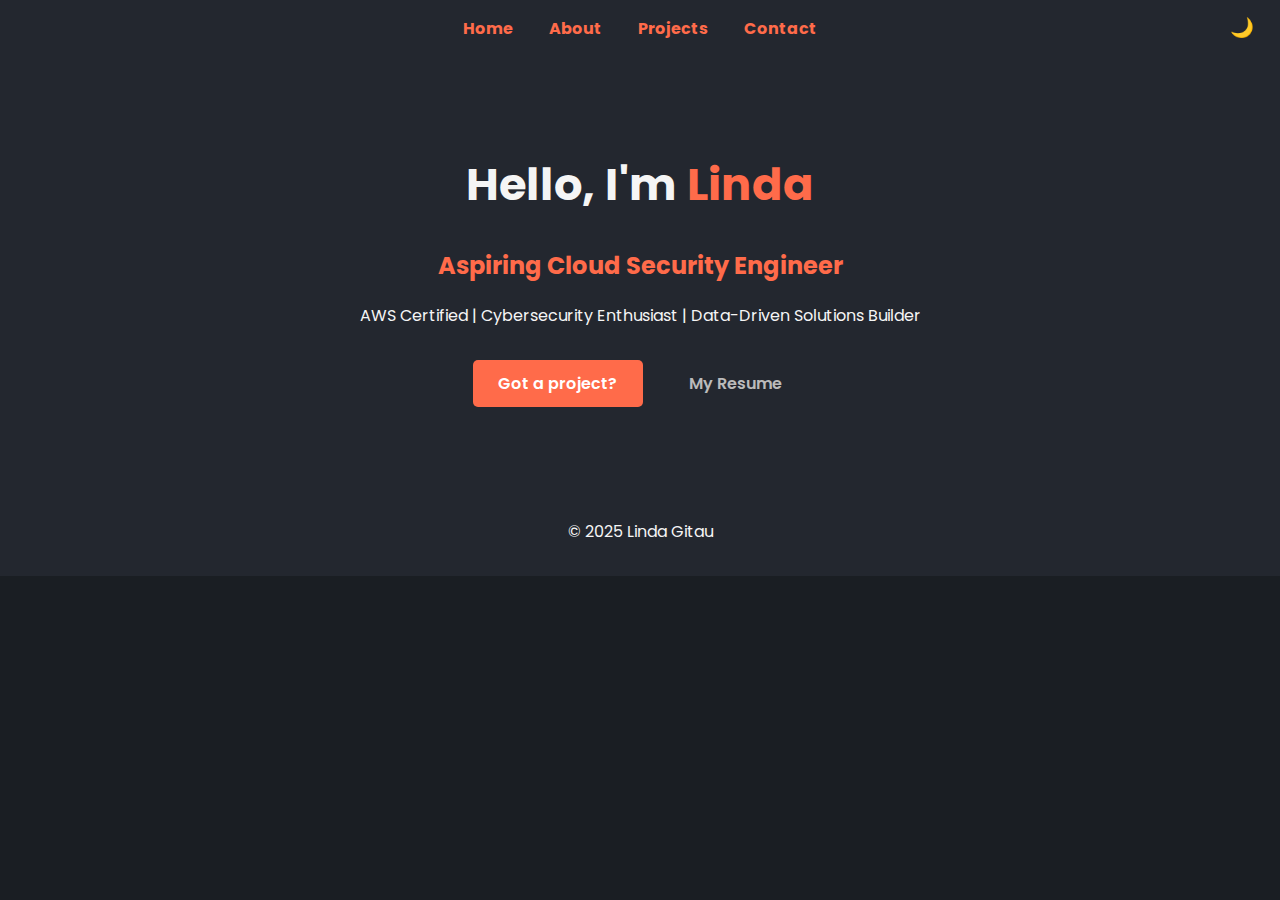
<file: index.html>
<!DOCTYPE html>
<html lang="en">

<head>
  <meta charset="UTF-8" />
  <meta name="viewport" content="width=device-width, initial-scale=1.0" />
  <title>Linda Gitau | Cloud Security Engineer</title>
  <link rel="stylesheet" href="style.css" />
  <link href="https://fonts.googleapis.com/css2?family=Poppins:wght@300;600&display=swap" rel="stylesheet" />
</head>

<body>

  <button class="theme-toggle" aria-label="Toggle theme">🌙</button>
  
  <nav class="nav">
    <a href="index.html">Home</a>
    <a href="about.html">About</a>
    <a href="projects.html">Projects</a>
    <a href="contact.html">Contact</a>
  </nav>

  <header class="hero reveal">
    <div class="hero-text">
      <h1>Hello, I'm <span class="highlight">Linda</span></h1>
      <h2>Aspiring Cloud Security Engineer</h2>
      <p>AWS Certified | Cybersecurity Enthusiast | Data-Driven Solutions Builder</p>
      <div class="hero-buttons">
        <a href="contact.html" class="btn primary">Got a project?</a>
         <a href="Linda_Gitau_CV_2025_v2.pdf" download class="btn secondary">My Resume</a>
      </div>
    </div>
  </header>

  <footer>&copy; 2025 Linda Gitau</footer>
  <script src="script.js"></script>
</body>

</html>
</file>
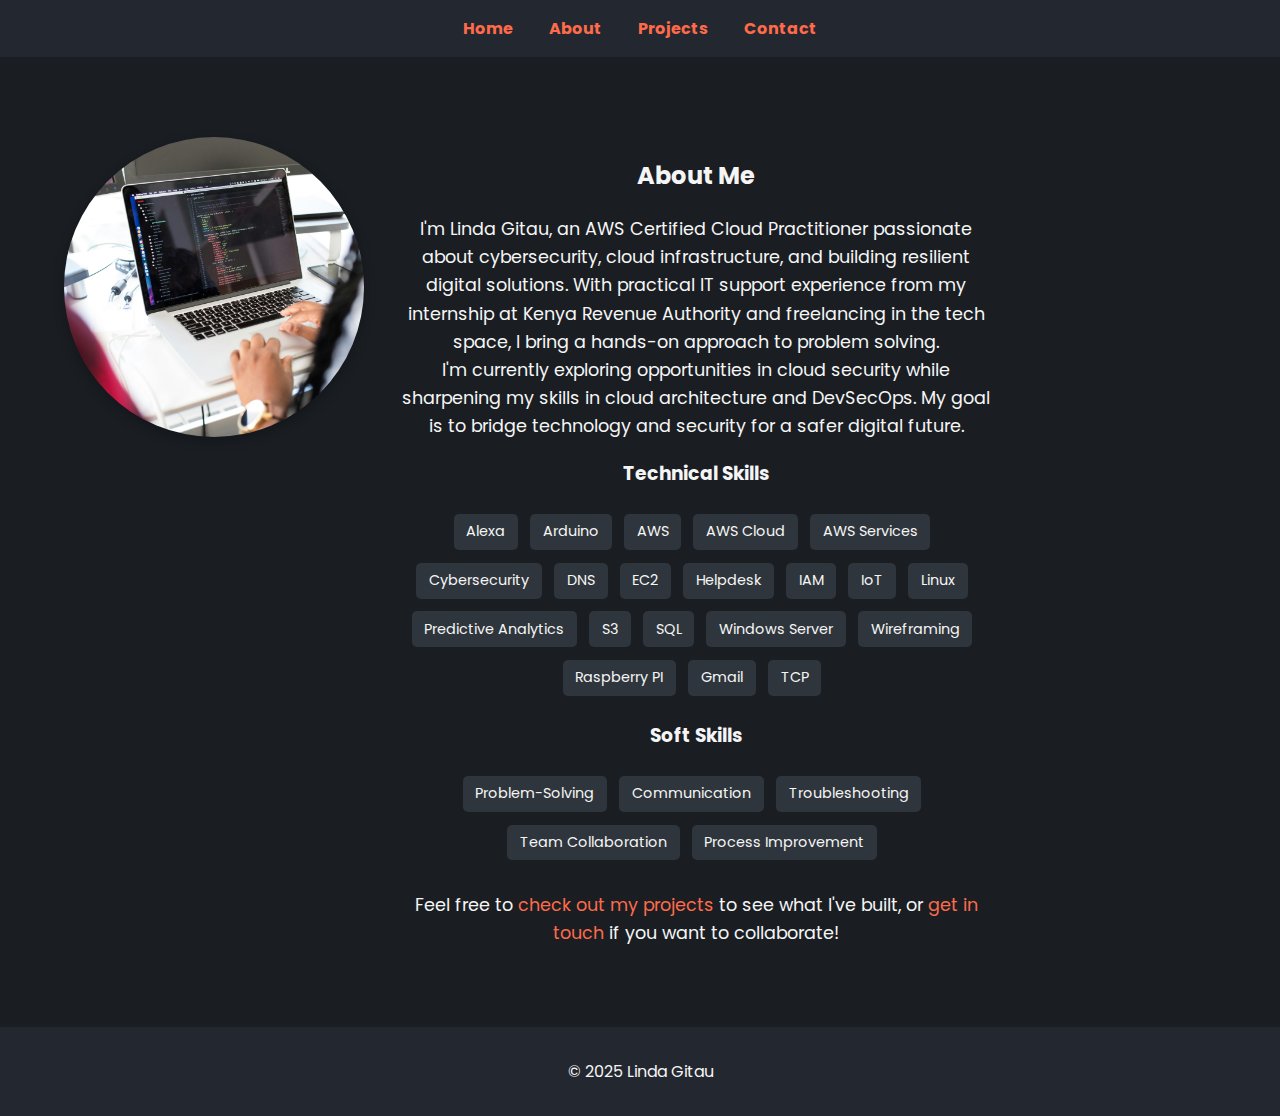
<file: about.html>
<!DOCTYPE html>
<html lang="en">

<head>
  <meta charset="UTF-8" />
  <meta name="viewport" content="width=device-width, initial-scale=1.0"/>
  <title>About | Linda Gitau</title>
  <link rel="stylesheet" href="style.css" />
  <link href="https://fonts.googleapis.com/css2?family=Poppins:wght@300;600&display=swap" rel="stylesheet" />
</head>

<body>

<nav class="nav">
  <a href="index.html">Home</a>
  <a href="about.html">About</a>
  <a href="projects.html">Projects</a>
  <a href="contact.html">Contact</a>
</nav>

<section class="about reveal">
  <div class="about-container">
    <div class="about-image">
      <img src="images/pexels-divinetechygirl.jpg" alt="Linda Gitau" />
    </div>
    <div class="bio">
      <h2>About Me</h2>
      <p>
        I'm Linda Gitau, an AWS Certified Cloud Practitioner passionate about cybersecurity, cloud infrastructure, and building resilient digital solutions. With practical IT support experience from my internship at Kenya Revenue Authority and freelancing in the tech space, I bring a hands-on approach to problem solving.
      </p>
      <p>
        I'm currently exploring opportunities in cloud security while sharpening my skills in cloud architecture and DevSecOps. My goal is to bridge technology and security for a safer digital future.
      </p>

      <h3>Technical Skills</h3>
    <div class="tech-tags">
      <span>Alexa</span>
      <span>Arduino</span>
      <span>AWS</span>
      <span>AWS Cloud</span>
      <span>AWS Services</span>
      <span>Cybersecurity</span>
      <span>DNS</span>
      <span>EC2</span>
      <span>Helpdesk</span>
      <span>IAM</span>
      <span>IoT</span>
      <span>Linux</span>
      <span>Predictive Analytics</span>
      <span>S3</span>
      <span>SQL</span>
      <span>Windows Server</span>
      <span>Wireframing</span>
      <span>Raspberry PI</span>
      <span>Gmail</span>
      <span>TCP</span>
    </div>

    <h3>Soft Skills</h3>
    <div class="tech-tags">
      <span>Problem-Solving</span>
      <span>Communication</span>
      <span>Troubleshooting</span>
      <span>Team Collaboration</span>
      <span>Process Improvement</span>
    </div>

    <p style="margin-top: 1.5rem;">
      Feel free to <a href="projects.html" class="highlight">check out my projects</a> to see what I've built, or <a href="contact.html" class="highlight">get in touch</a> if you want to collaborate!
    </p>
    
    </div>
  </div>
</section>

<footer>&copy; 2025 Linda Gitau</footer>
<script src="script.js"></script>
</body>
</html>
</file>
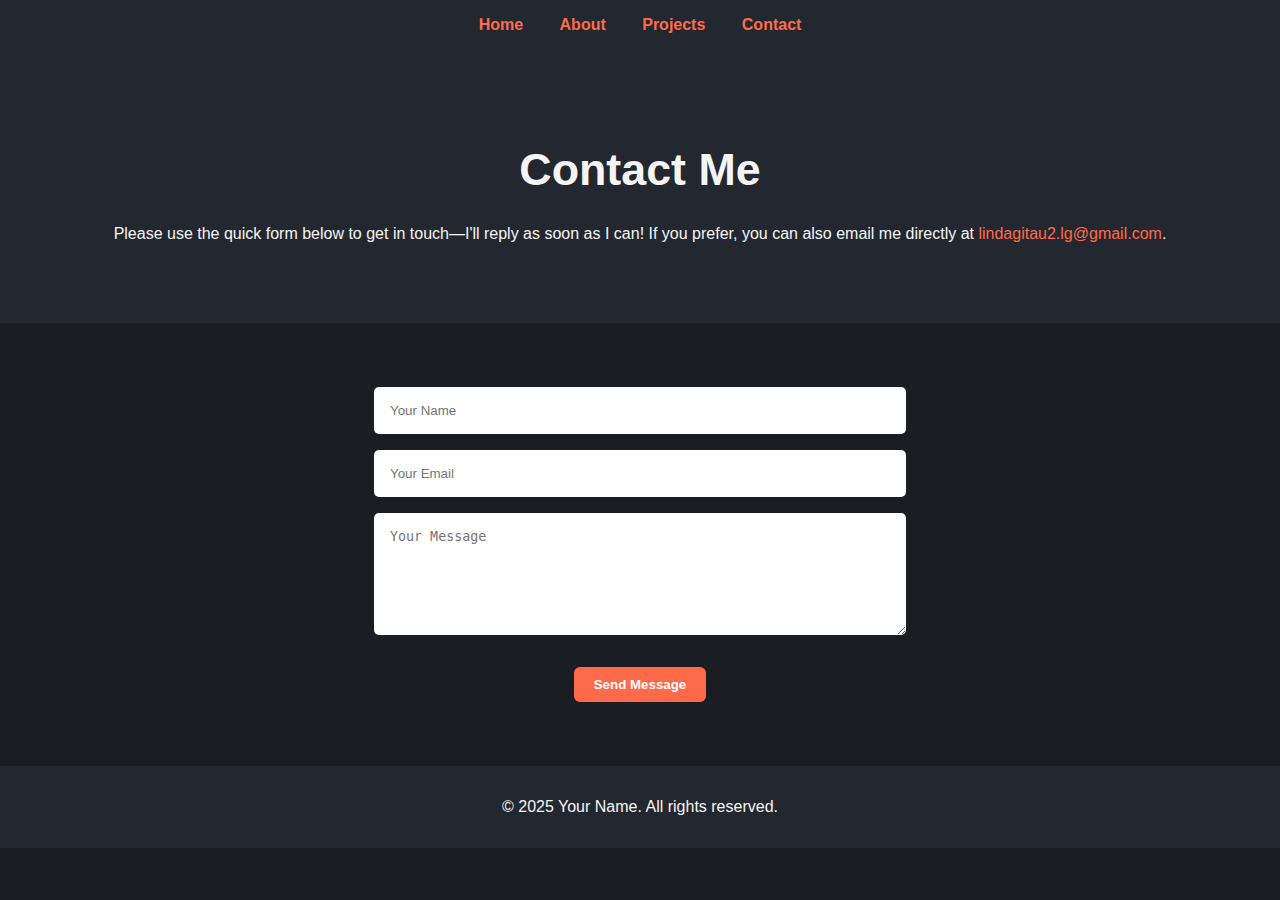
<file: contact.html>
<!DOCTYPE html>
<html lang="en">
<head>
  <meta charset="UTF-8" />
  <meta name="viewport" content="width=device-width, initial-scale=1" />
  <title>Contact | My Portfolio</title>
  <link href="style.css" rel="stylesheet" />
</head>
<body>

  <nav class="nav">
    <a href="index.html">Home</a>
    <a href="about.html">About</a>
    <a href="projects.html">Projects</a>
    <a href="contact.html" aria-current="page">Contact</a>
  </nav>

  <header class="hero">
    <h1>Contact Me</h1>
    <p>Please use the quick form below to get in touch—I'll reply as soon as I can! If you prefer, you can also email me directly at <a href="mailto:lindagitau2.lg@gmail.com">lindagitau2.lg@gmail.com</a>.</p>
  </header>

  <main class="contact">
    <form action="https://formspree.io/f/xblobpoa" method="POST">
      <input type="text" name="name" placeholder="Your Name" required />
      <input type="email" name="email" placeholder="Your Email" required />
      <textarea name="message" rows="6" placeholder="Your Message" required></textarea>
      <button type="submit" class="btn primary">Send Message</button>
    </form>
  </main>

  <footer>
    &copy; 2025 Your Name. All rights reserved.
  </footer>

</body>
</html>
</file>
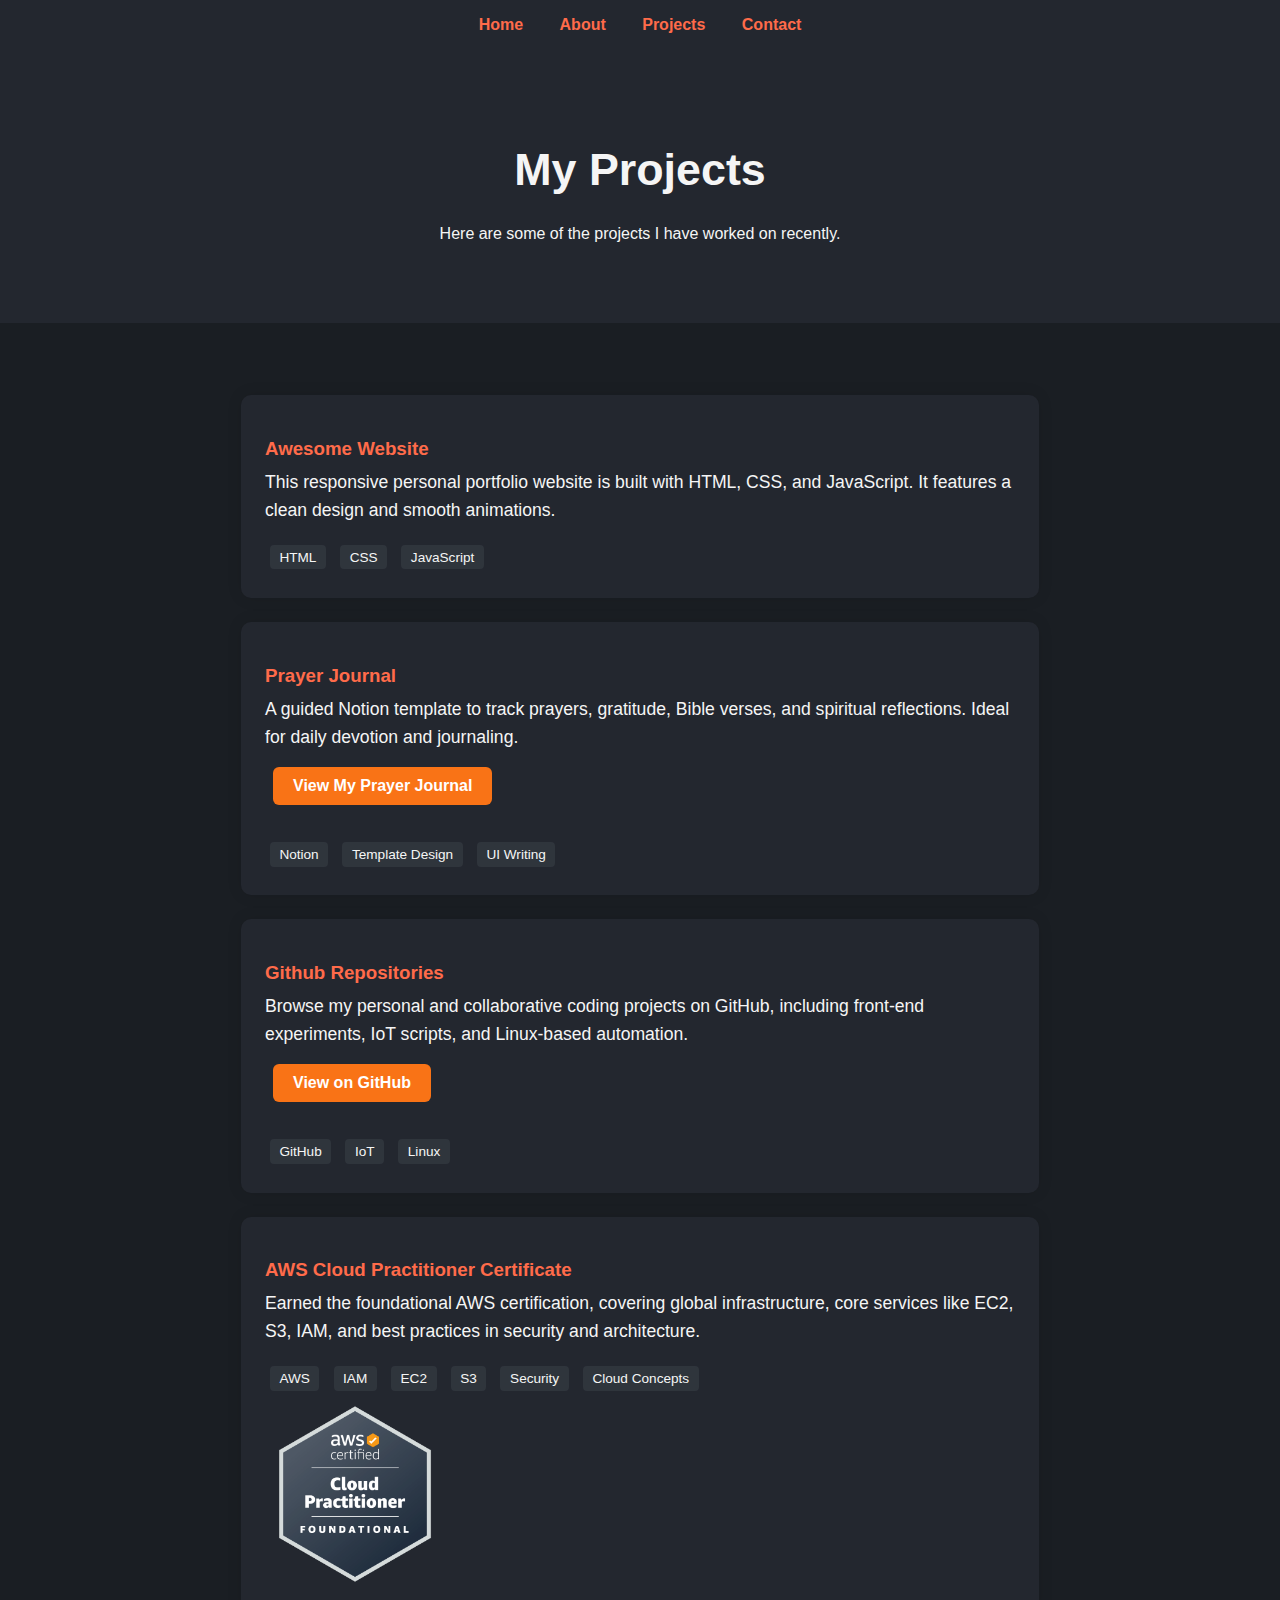
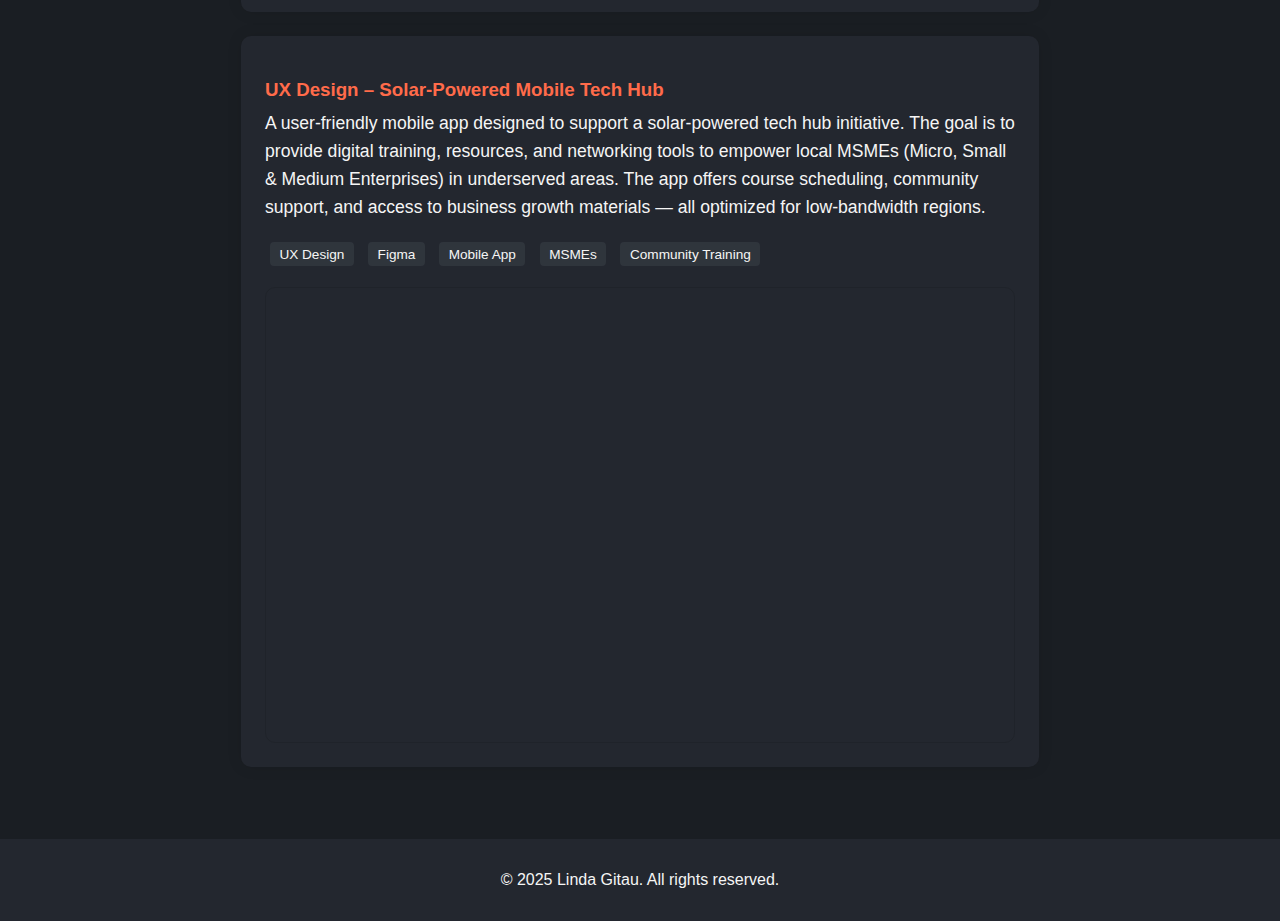
<file: projects.html>
<!DOCTYPE html>
<html lang="en">
<head>
  <meta charset="UTF-8" />
  <meta name="viewport" content="width=device-width, initial-scale=1" />
  <title>Projects | My Portfolio</title>
  <link href="style.css" rel="stylesheet" />
</head>
<body>

  <nav class="nav">
    <a href="index.html">Home</a>
    <a href="about.html">About</a>
    <a href="projects.html" aria-current="page">Projects</a>
    <a href="contact.html">Contact</a>
  </nav>

  <header class="hero">
    <h1>My Projects</h1>
    <p>Here are some of the projects I have worked on recently.</p>
  </header>

  <main class="projects">

    <article class="project-card">
      <h3>Awesome Website</h3>
      <p>This responsive personal portfolio website is built with HTML, CSS, and JavaScript. It features a clean design and smooth animations.</p>
      <div class="tags">
        <span>HTML</span>
        <span>CSS</span>
        <span>JavaScript</span>
      </div>
    </article>

    <article class="project-card">
      <h3>Prayer Journal</h3>
      <p>A guided Notion template to track prayers, gratitude, Bible verses, and spiritual reflections. Ideal for daily devotion and journaling.</p>
      <a href="https://seen-basket-792.notion.site/b092192579644be89968d352e20c48bd?v=624ca4ef93184ea69e3f645a008b7ff7&pvs=4" class="btn" target="_blank">View My Prayer Journal</a>
      <div class="tags">
        <span>Notion</span>
        <span>Template Design</span>
        <span>UI Writing</span>
      </div>
    </article>

    <article class="project-card">
      <h3>Github Repositories</h3>
      <p>Browse my personal and collaborative coding projects on GitHub, including front-end experiments, IoT scripts, and Linux-based automation.</p>
      <a href="https://github.com/lindagitau7?tab=repositories" target="_blank" class="btn">View on GitHub</a>
      <div class="tags">
        <span>GitHub</span>
        <span>IoT</span>
        <span>Linux</span>
      </div>
    </article>

      <article class="project-card">
        <h3>AWS Cloud Practitioner <span class="tag">Certificate</span></h3>
        <p>Earned the foundational AWS certification, covering global infrastructure, core services like EC2, S3, IAM, and best practices in security and architecture.</p>
        <div class="tags">
          <span>AWS</span>
          <span>IAM</span>
          <span>EC2</span>
          <span>S3</span>
          <span>Security</span>
          <span>Cloud Concepts</span>
        </div>
        <img src="images/aws-certified-cloud-practitioner (1).png" alt="AWS Certified Cloud Practitioner Badge" class="cert-badge" />
    </article>
    
    <div class="project-card">
      <h3>UX Design – Solar-Powered Mobile Tech Hub</h3>
      <p>A user-friendly mobile app designed to support a solar-powered tech hub initiative. The goal is to provide digital training, resources, and networking tools to empower local MSMEs (Micro, Small & Medium Enterprises) in underserved areas. The app offers course scheduling, community support, and access to business growth materials — all optimized for low-bandwidth regions.</p>
    
      <div class="tags">
        <span>UX Design</span>
        <span>Figma</span>
        <span>Mobile App</span>
        <span>MSMEs</span>
        <span>Community Training</span>
      </div>
    
      <div class="figma-embed">
        <iframe 
          src="https://embed.figma.com/proto/6tNh2nUarRPznkMFAd97QL/Week-7-Milestone-Wireframe?scaling=contain&content-scaling=fixed&page-id=0%3A1&node-id=3-2&embed-host=share" 
          allowfullscreen>
        </iframe>
      </div>
    </div>
    

  </main>

  <footer>
    &copy; 2025 Linda Gitau. All rights reserved.
  </footer>

</body>
</html>
</file>
<file: style.css>
:root {
  --bg: #1a1e23;
  --card: #23272f;
  --text: #f5f5f5;
  --accent: #ff6b4a;
  --accent-hover: #ff3e1d;
  --tag: #2f353c;
}

body.light {
  --bg: #ffffff;
  --card: #f2f2f2;
  --text: #111111;
  --accent: #ff6b4a;
  --accent-hover: #e85326;
  --tag: #dddddd;
}

body {
  margin: 0;
  font-family: 'Poppins', sans-serif;
  background-color: var(--bg);
  color: var(--text);
  transition: background-color 0.4s, color 0.4s;
}

.theme-toggle {
  position: fixed;
  top: 15px;
  right: 20px;
  font-size: 1.2rem;
  background: transparent;
  color: var(--accent);
  border: none;
  cursor: pointer;
}

header.hero {
  text-align: center;
  padding: 4rem 2rem;
  background-color: var(--card);
}

.hero h1 {
  font-size: 2.8rem;
}

.hero h2 {
  color: var(--accent);
}

.hero .highlight {
  color: var(--accent);
}

.hero-buttons .btn {
  margin: 1rem 0.5rem;
  padding: 0.7rem 1.6rem;
  border-radius: 5px;
  text-decoration: none;
  font-weight: 600;
  transition: all 0.3s ease;
  display: inline-block;
}

.btn.primary {
  background-color: var(--accent);
  color: #ffffff;
  border: none;
}


.btn.secondary {
  border: 2px solid var(--tag);
  color: var(--tag);
  background: transparent;
}

.btn:hover {
  background-color: var(--accent-hover);
  color: #fff;
}

.skills, .about, .projects, .contact {
  padding: 3rem 2rem;
  text-align: center;
}

.tech-tags span, .tags span {
  background-color: var(--tag);
  margin: 0.4rem;
  padding: 0.4rem 0.8rem;
  border-radius: 5px;
  display: inline-block;
  font-size: 0.9rem;
}

.project-card {
  background-color: var(--card);
  margin: 1.5rem auto;
  padding: 1.5rem;
  max-width: 750px;
  border-radius: 10px;
  box-shadow: 0 0 15px rgba(0,0,0,0.1);
  text-align: left;
}

.btn {
  margin: 1rem 0.5rem;
  padding: 0.7rem 1.6rem;
  border-radius: 5px;
  text-decoration: none;
  font-weight: 600;
  transition: all 0.3s ease;
  display: inline-block;
}

.btn.primary {
  background-color: var(--accent);
  color: #ffffff;
  border: none;
}

.btn:hover {
  background-color: var(--accent-hover);
  color: #fff;
}


form input, form textarea {
  display: block;
  width: 100%;
  max-width: 500px;
  margin: 1rem auto;
  padding: 1rem;
  border: none;
  border-radius: 5px;
}

footer {
  text-align: center;
  padding: 2rem;
  background-color: var(--card);
}

.hidden {
  opacity: 0;
  transform: translateY(30px);
  transition: all 0.7s ease-out;
}

.visible {
  opacity: 1;
  transform: translateY(0);
}


.about, .projects, .contact {
  padding: 3rem 2rem;
  text-align: center;
}

.about p, .projects p {
  max-width: 800px;
  margin: auto;
  font-size: 1.1rem;
  line-height: 1.6;
}

.project-card {
  background-color: var(--card);
  margin: 1.5rem auto;
  padding: 1.5rem;
  max-width: 750px;
  border-radius: 10px;
  box-shadow: 0 0 15px rgba(0,0,0,0.1);
  text-align: left;
}

.project-card h3 {
  color: var(--accent);
  margin-bottom: 0.5rem;
}

.project-card .tags {
  margin-top: 1rem;
}

.project-card .tags span {
  background-color: var(--tag);
  margin: 0.3rem;
  padding: 0.3rem 0.6rem;
  border-radius: 4px;
  display: inline-block;
  font-size: 0.85rem;
}

.nav {
  background-color: var(--card);
  padding: 1rem;
  text-align: center;
}

.nav a {
  color: var(--accent);
  margin: 0 1rem;
  text-decoration: none;
  font-weight: bold;
}

.nav a:hover {
  color: var(--accent-hover);
}

.project-card > div[data-share-badge-id] {
  margin-top: 1rem;
  /* centers the badge iframe inside the card */
  display: flex;
  justify-content: center;
}

.btn.secondary {
  border: none;  
  color: #bbb;
  background: transparent;
  cursor: pointer;
}

.btn.secondary:hover {
  color: var(--accent);  /* accent color on hover */
}

.about-container {
  display: flex;
  align-items: flex-start;
  gap: 2rem;
  padding: 2rem;
  justify-content: flex-start;
  flex-wrap: wrap; /* Allows stacking on small screens */
}

.about-image img {
  width: 300px;
  height: 300px;
  border-radius: 50%;
  object-fit: cover;
  box-shadow: 0 4px 12px rgba(0, 0, 0, 0.3);
  flex: 0 0 300px;
}

.bio {
  flex: 1;
  max-width: 600px;
  color: var(--text);
  font-family: 'Poppins', sans-serif;
  line-height: 1.6;
  margin-top: 0;
}

@media (max-width: 768px) {
  .about-container {
    flex-direction: column;
    align-items: center;
    text-align: center;
  }

  .bio {
    max-width: 100%;
  }
}

.github-link {
  color: white
}







.cert-badge {
  width: 180px;
  height: auto;
  margin-top: 0.5rem;
  border-radius: 8px;
}

.figma-embed {
  margin-top: 1rem;
  border-radius: 10px;
  overflow: hidden;
  border: 1px solid rgba(0, 0, 0, 0.1);
}

.figma-embed iframe {
  width: 100%;
  height: 450px;
  border: none;
  border-radius: 10px;
}

/* Section below for the skills and other content */
.about-details {
  max-width: 900px;
  margin: 2rem auto 0;
  padding: 0 2rem;
  text-align: left;
}

.tech-tags span {
  margin: 0.4rem 0.5rem 0.4rem 0;
}

a, a:visited {
  color: var(--accent);
  text-decoration: none;
}

a:hover {
  color: var(--accent-hover);
  text-decoration: underline;
}

.btn:visited {
  color: inherit;
}

.btn, .project-btn {
  background-color: #f97316; /* Orange tone (Tailwind orange-500) */
  color: white;
  padding: 10px 20px;
  border-radius: 6px;
  text-decoration: none;
  font-weight: 600;
  transition: background-color 0.3s ease;
}

.btn:hover, .project-btn:hover {
  background-color: #ea580c; /* Slightly darker orange */
}
</file>
